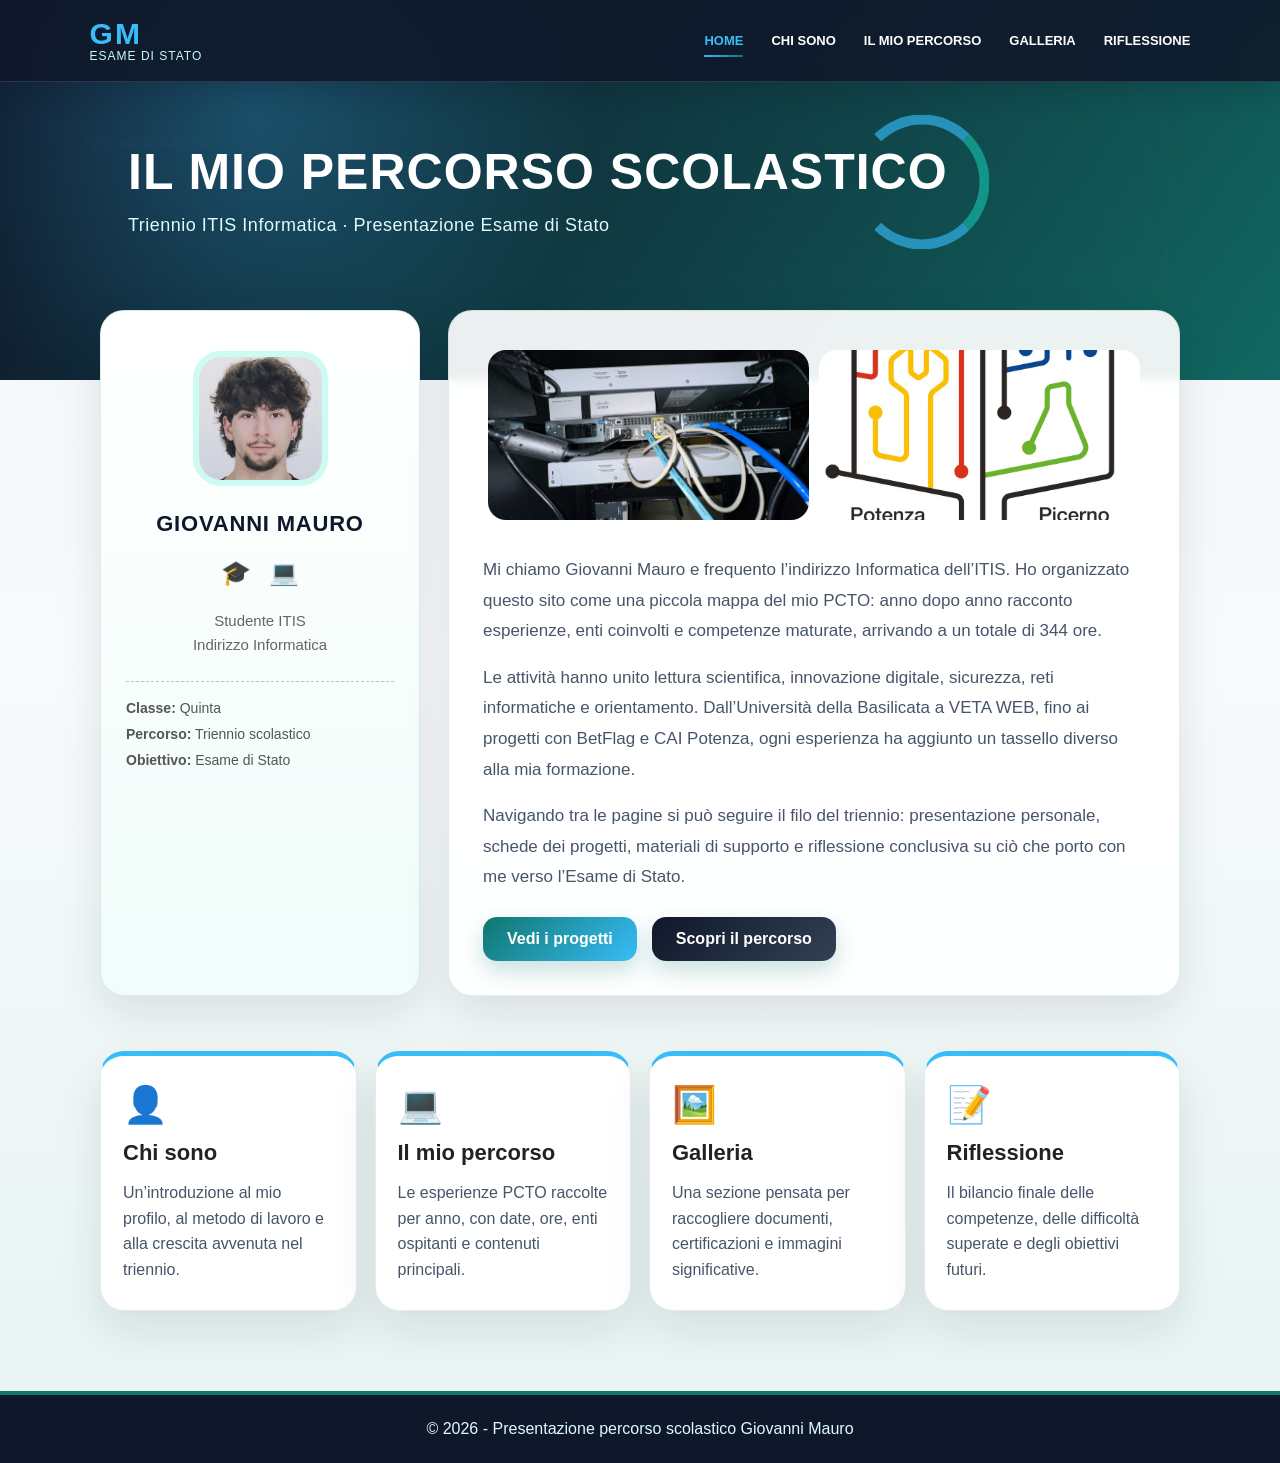
<file: index.html>
<!DOCTYPE html>
<html lang="it">
<head>
    <meta charset="UTF-8">
    <meta name="viewport" content="width=device-width, initial-scale=1.0">
    <title>Il mio percorso scolastico</title>
    <link rel="stylesheet" href="css/style.css">
</head>
<body>

<header class="header">
    <div class="logo">
        <span>GM</span>
        <small>Esame di Stato</small>
    </div>

    <nav class="navbar" id="navbar">
        <a href="index.html">Home</a>
        <a href="percorso.html">Chi sono</a>
        <a href="progetti.html">Il mio percorso</a>
        <a href="galleria.html">Galleria</a>
        <a href="contatti.html">Riflessione</a>
    </nav>

    <div class="menu-btn" id="menuBtn">☰</div>
</header>

<section class="hero-home">
    <div class="circle-animation"></div>

    <div class="hero-text">
        <h1>IL MIO PERCORSO SCOLASTICO</h1>
        <p>Triennio ITIS Informatica · Presentazione Esame di Stato</p>
    </div>
</section>

<main class="home-content">

    <section class="presentation-box reveal">

        <aside class="profile-side">
            <div class="profile-image">
                <img src="img/profilo.jpg" alt="Foto profilo" onerror="this.style.display='none'; this.parentElement.innerHTML='GM';">
            </div>

            <h2>GIOVANNI MAURO</h2>

            <div class="social-line">
                <span>🎓</span>
                <span>💻</span>
            </div>

            <p class="profile-description">
                Studente ITIS<br>
                Indirizzo Informatica
            </p>

            <div class="profile-details">
                <p><strong>Classe:</strong> Quinta</p>
                <p><strong>Percorso:</strong> Triennio scolastico</p>
                <p><strong>Obiettivo:</strong> Esame di Stato</p>
            </div>
        </aside>

        <article class="main-description">
            <div class="top-image-box">
                <div class="image-card">
                    <img src="img/progetto1.jpg" alt="Progetto scolastico" onerror="this.style.display='none';">
                </div>

                <div class="image-card">
                    <img src="img/progetto2.jpg" alt="Percorso scolastico" onerror="this.style.display='none';">
                </div>
            </div>

            <p>
                Mi chiamo Giovanni Mauro e frequento l’indirizzo Informatica dell’ITIS. Ho organizzato questo sito come una piccola mappa del mio PCTO: anno dopo anno racconto esperienze, enti coinvolti e competenze maturate, arrivando a un totale di 344 ore.
            </p>

            <p>
                Le attività hanno unito lettura scientifica, innovazione digitale, sicurezza, reti informatiche e orientamento. Dall’Università della Basilicata a VETA WEB, fino ai progetti con BetFlag e CAI Potenza, ogni esperienza ha aggiunto un tassello diverso alla mia formazione.
            </p>

            <p>
                Navigando tra le pagine si può seguire il filo del triennio: presentazione personale, schede dei progetti, materiali di supporto e riflessione conclusiva su ciò che porto con me verso l’Esame di Stato.
            </p>

            <div class="home-buttons">
                <a href="progetti.html">Vedi i progetti</a>
                <a href="percorso.html">Scopri il percorso</a>
            </div>
        </article>

    </section>

    <section class="home-sections reveal">

        <a href="percorso.html" class="section-card">
            <div class="section-icon">👤</div>
            <h3>Chi sono</h3>
            <p>Un’introduzione al mio profilo, al metodo di lavoro e alla crescita avvenuta nel triennio.</p>
        </a>

        <a href="progetti.html" class="section-card">
            <div class="section-icon">💻</div>
            <h3>Il mio percorso</h3>
            <p>Le esperienze PCTO raccolte per anno, con date, ore, enti ospitanti e contenuti principali.</p>
        </a>

        <a href="galleria.html" class="section-card">
            <div class="section-icon">🖼️</div>
            <h3>Galleria</h3>
            <p>Una sezione pensata per raccogliere documenti, certificazioni e immagini significative.</p>
        </a>

        <a href="contatti.html" class="section-card">
            <div class="section-icon">📝</div>
            <h3>Riflessione</h3>
            <p>Il bilancio finale delle competenze, delle difficoltà superate e degli obiettivi futuri.</p>
        </a>

    </section>

</main>

<footer>
    <p>© 2026 - Presentazione percorso scolastico Giovanni Mauro</p>
</footer>

<script src="js/main.js"></script>
</body>
</html>
</file>
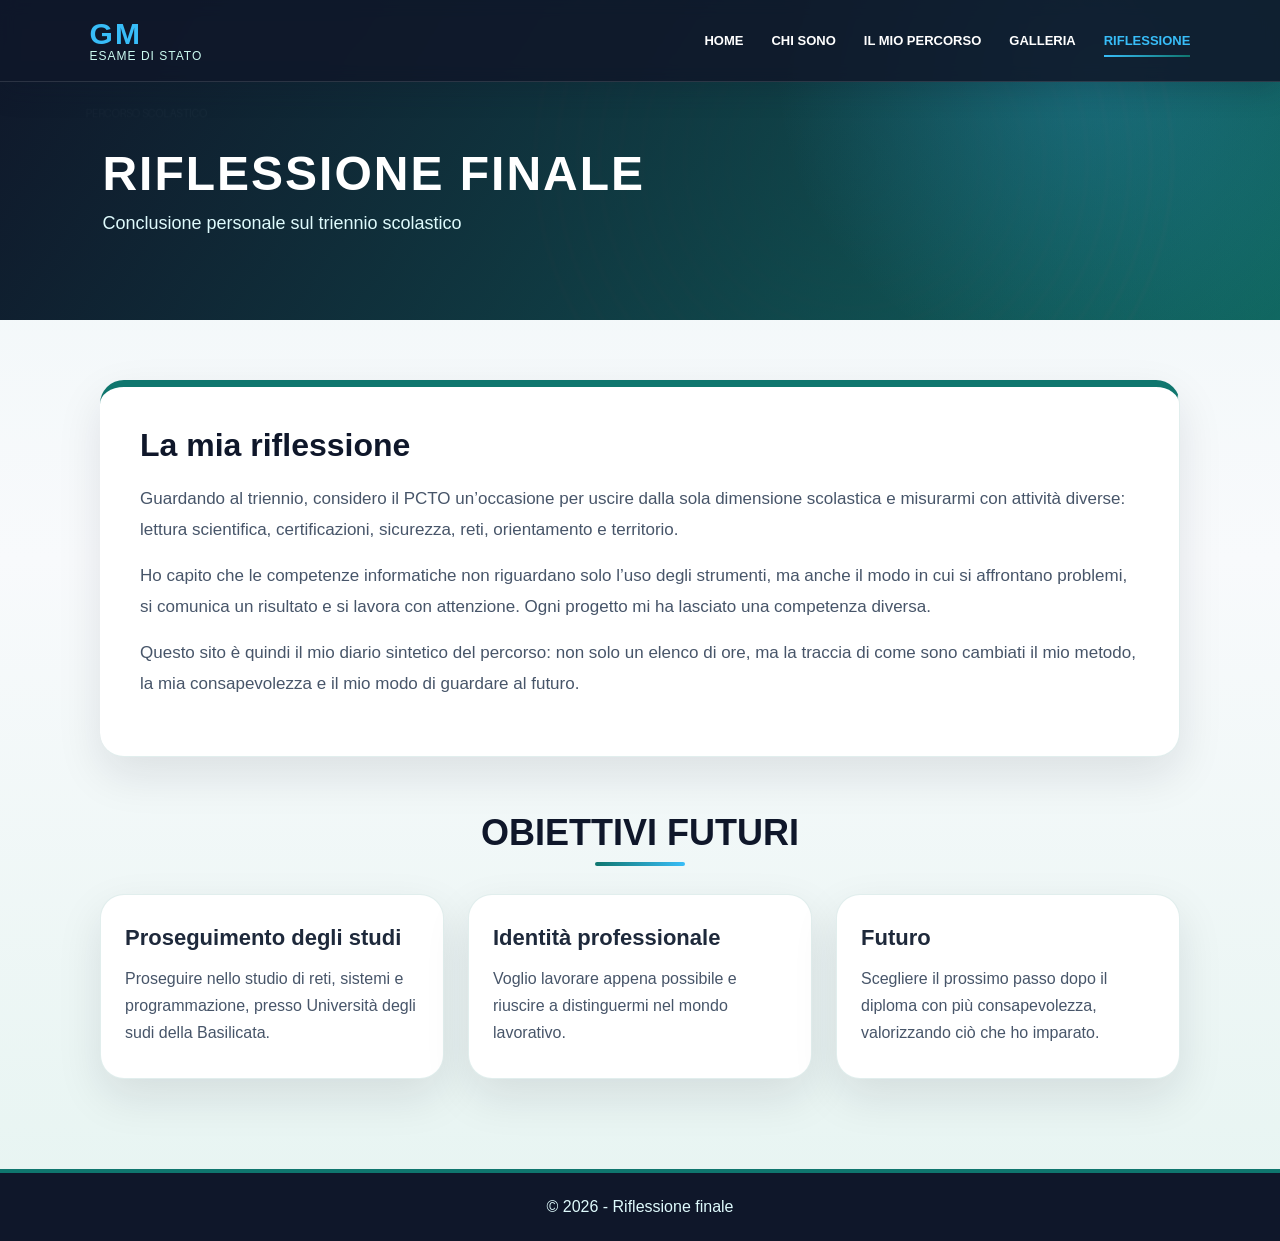
<file: contatti.html>
<!DOCTYPE html>
<html lang="it">
<head>
    <meta charset="UTF-8">
    <meta name="viewport" content="width=device-width, initial-scale=1.0">
    <title>Riflessione finale</title>
    <link rel="stylesheet" href="css/style.css">
</head>
<body>
<header class="header">
    <div class="logo"><span>GM</span><small>Esame di Stato</small></div>
    <nav class="navbar" id="navbar">
        <a href="index.html">Home</a>
        <a href="percorso.html">Chi sono</a>
        <a href="progetti.html">Il mio percorso</a>
        <a href="galleria.html">Galleria</a>
        <a href="contatti.html">Riflessione</a>
    </nav>
    <div class="menu-btn" id="menuBtn">☰</div>
</header>
<section class="page-hero"><div class="page-title"><h1>RIFLESSIONE FINALE</h1><p>Conclusione personale sul triennio scolastico</p></div></section>
<main class="page-content">
    <section class="text-panel reveal">
        <h2>La mia riflessione</h2>
        <p>Guardando al triennio, considero il PCTO un’occasione per uscire dalla sola dimensione scolastica e misurarmi con attività diverse: lettura scientifica, certificazioni, sicurezza, reti, orientamento e territorio.</p>
        <p>Ho capito che le competenze informatiche non riguardano solo l’uso degli strumenti, ma anche il modo in cui si affrontano problemi, si comunica un risultato e si lavora con attenzione. Ogni progetto mi ha lasciato una competenza diversa.</p>
        <p>Questo sito è quindi il mio diario sintetico del percorso: non solo un elenco di ore, ma la traccia di come sono cambiati il mio metodo, la mia consapevolezza e il mio modo di guardare al futuro.</p>
    </section>
    <section class="skills-section reveal">
        <h2 class="section-title">Obiettivi futuri</h2>
        <div class="skills-grid">
            <div class="skill-card"><h3>Proseguimento degli studi</h3><p>Proseguire nello studio di reti, sistemi e programmazione, presso Università degli sudi della Basilicata.</p></div>
            <div class="skill-card"><h3>Identità professionale</h3><p>Voglio lavorare appena possibile e riuscire a distinguermi nel mondo lavorativo.</p></div>
            <div class="skill-card"><h3>Futuro</h3><p>Scegliere il prossimo passo dopo il diploma con più consapevolezza, valorizzando ciò che ho imparato.</p></div>
        </div>
    </section>
</main>
<footer><p>© 2026 - Riflessione finale</p></footer>
<script src="js/main.js"></script>
</body>
</html>
</file>
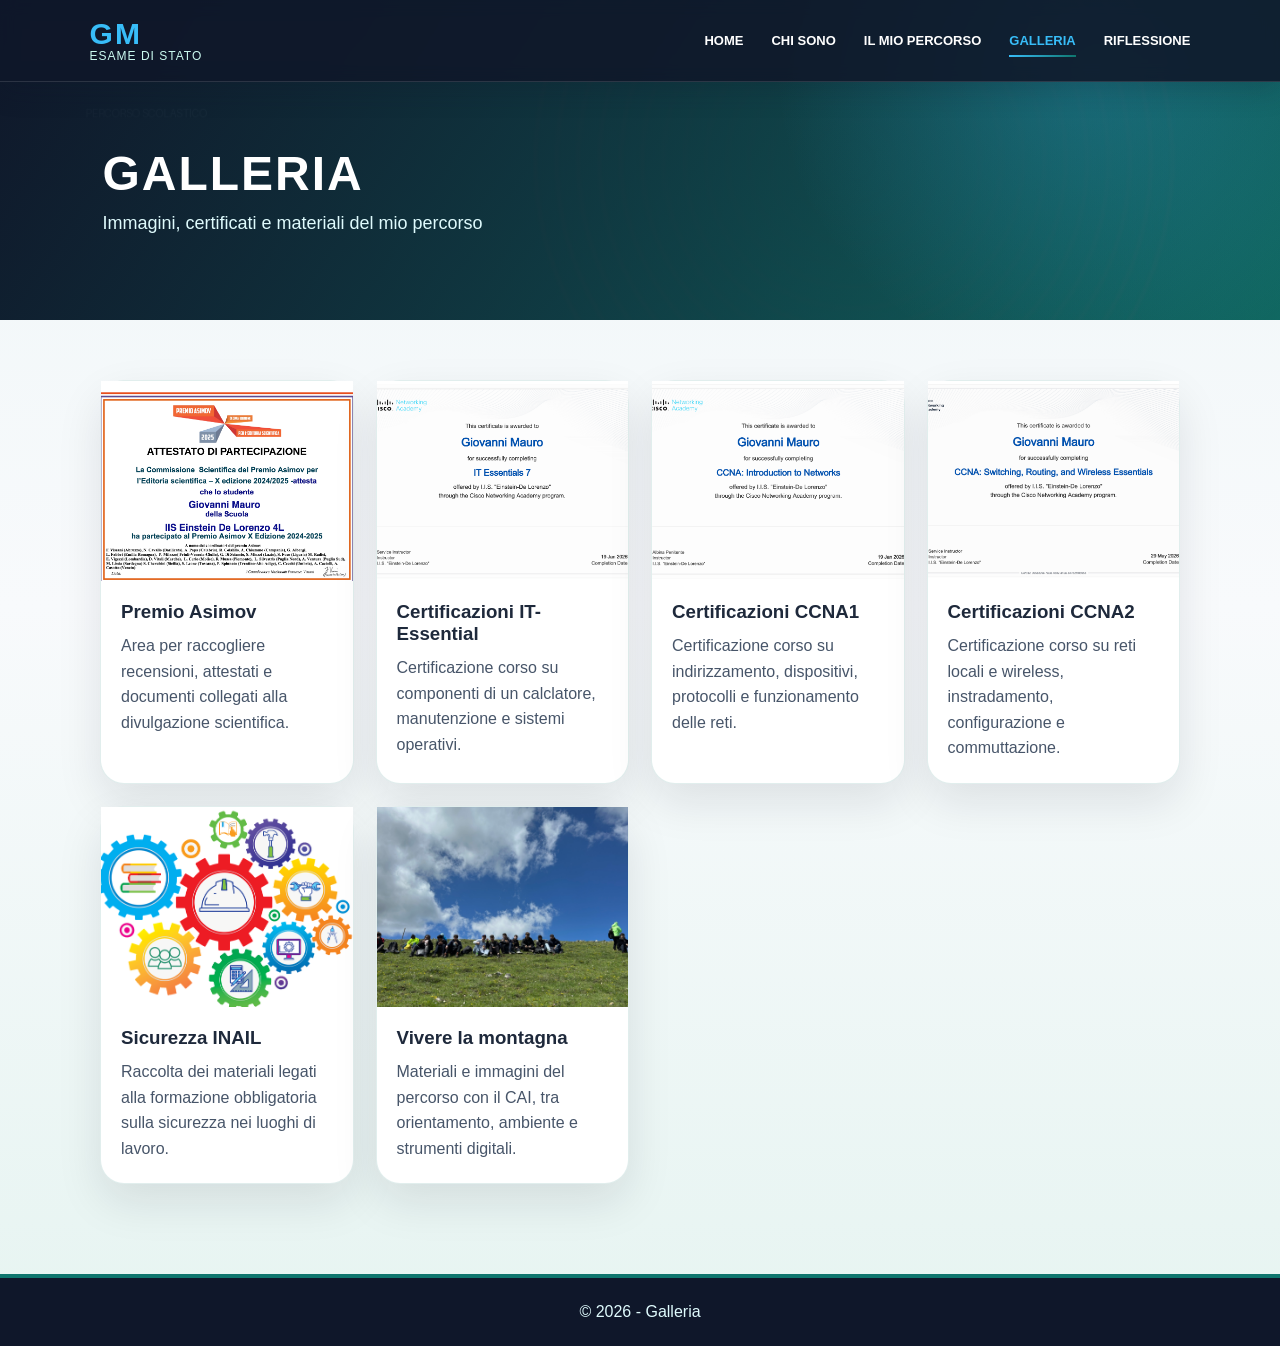
<file: galleria.html>
<!DOCTYPE html>
<html lang="it">
<head>
    <meta charset="UTF-8">
    <meta name="viewport" content="width=device-width, initial-scale=1.0">
    <title>Galleria</title>
    <link rel="stylesheet" href="css/style.css">
</head>
<body>
<header class="header">
    <div class="logo"><span>GM</span><small>Esame di Stato</small></div>
    <nav class="navbar" id="navbar">
        <a href="index.html">Home</a>
        <a href="percorso.html">Chi sono</a>
        <a href="progetti.html">Il mio percorso</a>
        <a href="galleria.html">Galleria</a>
        <a href="contatti.html">Riflessione</a>
    </nav>
    <div class="menu-btn" id="menuBtn">☰</div>
</header>
<section class="page-hero"><div class="page-title"><h1>GALLERIA</h1><p>Immagini, certificati e materiali del mio percorso</p></div></section>
<main class="page-content">
    <section class="gallery-grid reveal">
        <div class="gallery-card"><div class="gallery-image"><img src="img/premio-asimov.png" alt="Attestato Premio Asimov"></div><h3>Premio Asimov</h3><p>Area per raccogliere recensioni, attestati e documenti collegati alla divulgazione scientifica.</p></div>
        <div class="gallery-card"><div class="gallery-image"><img src="img/certificazione-it-essential.png" alt="Certificazione Cisco Networking Academy"></div><h3>Certificazioni IT-Essential</h3><p>Certificazione corso su componenti di un calclatore, manutenzione e sistemi operativi.</p></div>
        <div class="gallery-card"><div class="gallery-image"><img src="img/certificazioni-cisco.png" alt="Certificazione Cisco Networking Academy"></div><h3>Certificazioni CCNA1</h3><p>Certificazione corso su indirizzamento, dispositivi, protocolli e funzionamento delle reti.</p></div>
        <div class="gallery-card"><div class="gallery-image"><img src="img/certificazione-ccna2.png" alt="Certificazione Cisco Networking Academy"></div><h3>Certificazioni CCNA2</h3><p>Certificazione corso su reti locali e wireless, instradamento, configurazione e commuttazione.</p></div>
        <div class="gallery-card"><div class="gallery-image"><img src="img/sicurezza-inail.png" alt="Sicurezza INAIL"></div><h3>Sicurezza INAIL</h3><p>Raccolta dei materiali legati alla formazione obbligatoria sulla sicurezza nei luoghi di lavoro.</p></div>
        <div class="gallery-card"><div class="gallery-image"><img src="img/vivere-la-montagna.jpeg" alt="Vivere la montagna"></div><h3>Vivere la montagna</h3><p>Materiali e immagini del percorso con il CAI, tra orientamento, ambiente e strumenti digitali.</p></div>
    </section>
</main>
<footer><p>© 2026 - Galleria</p></footer>
<script src="js/main.js"></script>
</body>
</html>
</file>
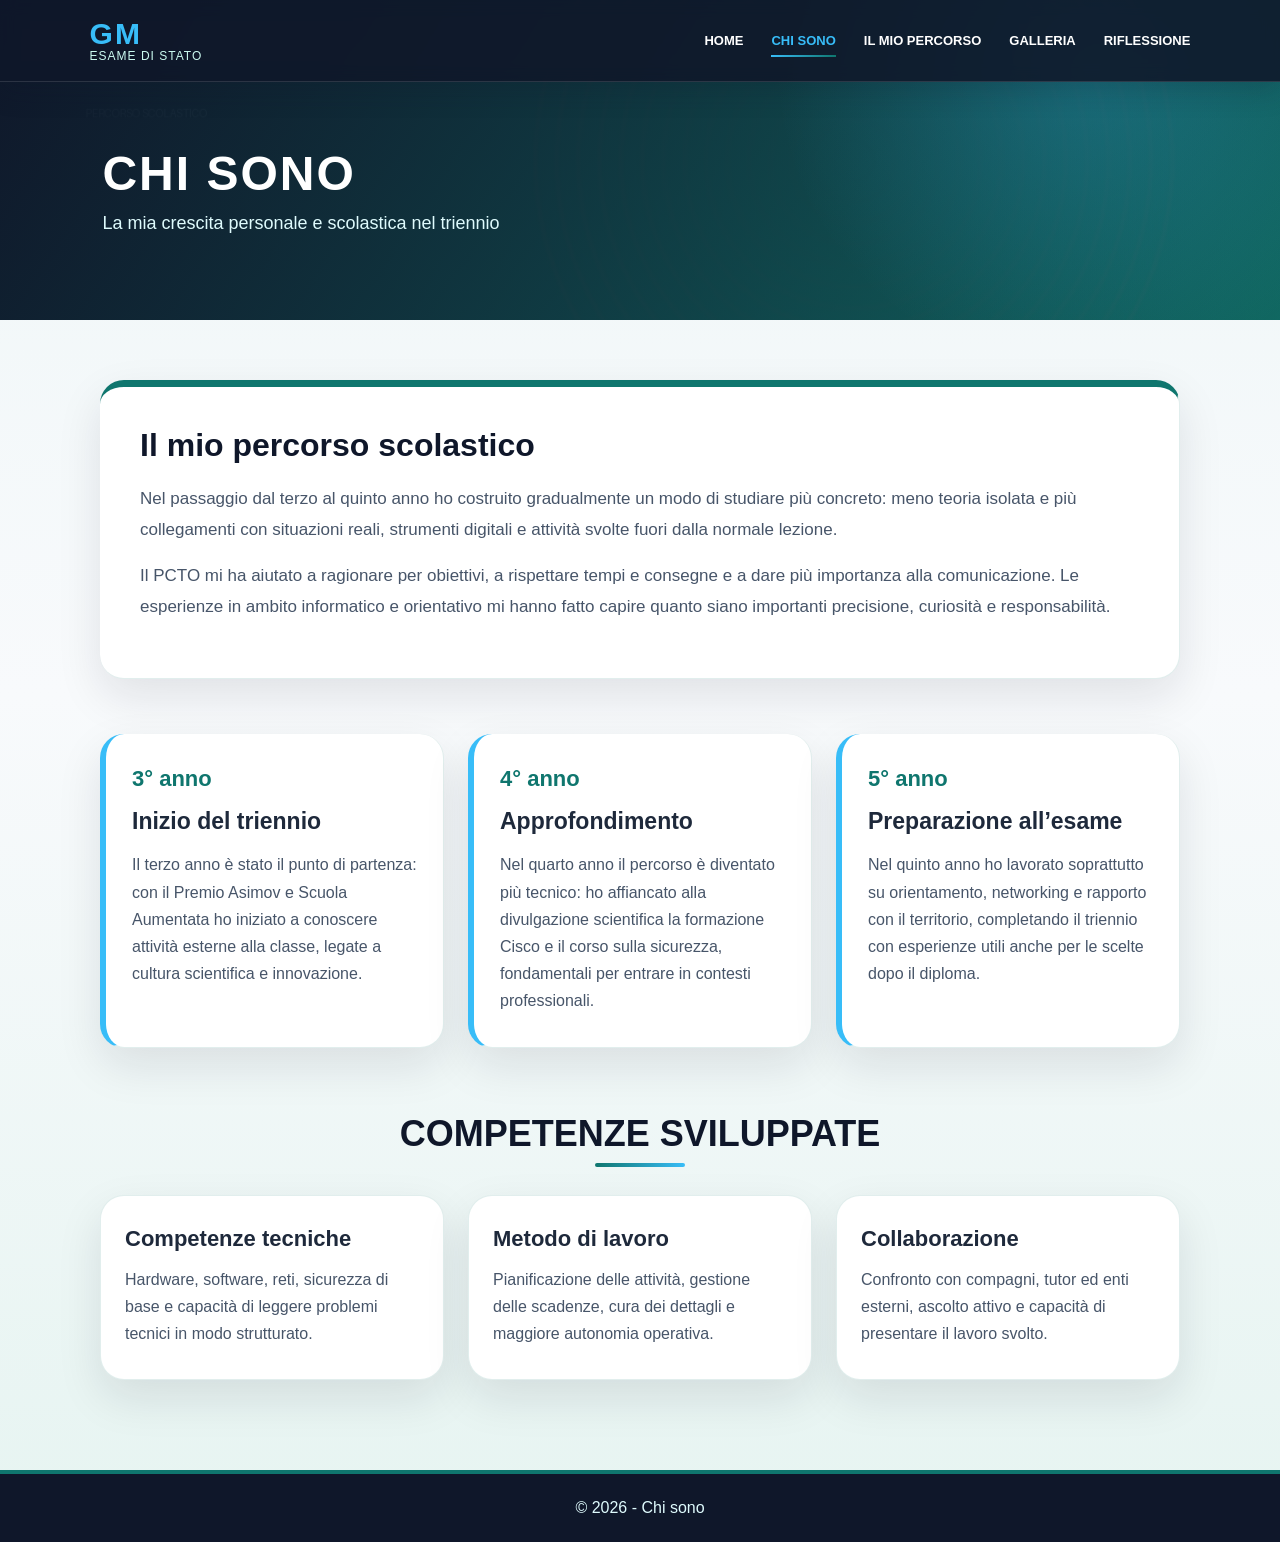
<file: percorso.html>
<!DOCTYPE html>
<html lang="it">
<head>
    <meta charset="UTF-8">
    <meta name="viewport" content="width=device-width, initial-scale=1.0">
    <title>Chi sono - Percorso scolastico</title>
    <link rel="stylesheet" href="css/style.css">
</head>
<body>
<header class="header">
    <div class="logo"><span>GM</span><small>Esame di Stato</small></div>
    <nav class="navbar" id="navbar">
        <a href="index.html">Home</a>
        <a href="percorso.html">Chi sono</a>
        <a href="progetti.html">Il mio percorso</a>
        <a href="galleria.html">Galleria</a>
        <a href="contatti.html">Riflessione</a>
    </nav>
    <div class="menu-btn" id="menuBtn">☰</div>
</header>

<section class="page-hero">
    <div class="page-title">
        <h1>CHI SONO</h1>
        <p>La mia crescita personale e scolastica nel triennio</p>
    </div>
</section>

<main class="page-content">
    <section class="text-panel reveal">
        <h2>Il mio percorso scolastico</h2>
        <p>Nel passaggio dal terzo al quinto anno ho costruito gradualmente un modo di studiare più concreto: meno teoria isolata e più collegamenti con situazioni reali, strumenti digitali e attività svolte fuori dalla normale lezione.</p>
        <p>Il PCTO mi ha aiutato a ragionare per obiettivi, a rispettare tempi e consegne e a dare più importanza alla comunicazione. Le esperienze in ambito informatico e orientativo mi hanno fatto capire quanto siano importanti precisione, curiosità e responsabilità.</p>
    </section>

    <section class="timeline reveal">
        <div class="timeline-item"><span>3° anno</span><h3>Inizio del triennio</h3><p>Il terzo anno è stato il punto di partenza: con il Premio Asimov e Scuola Aumentata ho iniziato a conoscere attività esterne alla classe, legate a cultura scientifica e innovazione.</p></div>
        <div class="timeline-item"><span>4° anno</span><h3>Approfondimento</h3><p>Nel quarto anno il percorso è diventato più tecnico: ho affiancato alla divulgazione scientifica la formazione Cisco e il corso sulla sicurezza, fondamentali per entrare in contesti professionali.</p></div>
        <div class="timeline-item"><span>5° anno</span><h3>Preparazione all’esame</h3><p>Nel quinto anno ho lavorato soprattutto su orientamento, networking e rapporto con il territorio, completando il triennio con esperienze utili anche per le scelte dopo il diploma.</p></div>
    </section>

    <section class="skills-section reveal">
        <h2 class="section-title">Competenze sviluppate</h2>
        <div class="skills-grid">
            <div class="skill-card"><h3>Competenze tecniche</h3><p>Hardware, software, reti, sicurezza di base e capacità di leggere problemi tecnici in modo strutturato.</p></div>
            <div class="skill-card"><h3>Metodo di lavoro</h3><p>Pianificazione delle attività, gestione delle scadenze, cura dei dettagli e maggiore autonomia operativa.</p></div>
            <div class="skill-card"><h3>Collaborazione</h3><p>Confronto con compagni, tutor ed enti esterni, ascolto attivo e capacità di presentare il lavoro svolto.</p></div>
        </div>
    </section>
</main>

<footer><p>© 2026 - Chi sono</p></footer>
<script src="js/main.js"></script>
</body>
</html>
</file>
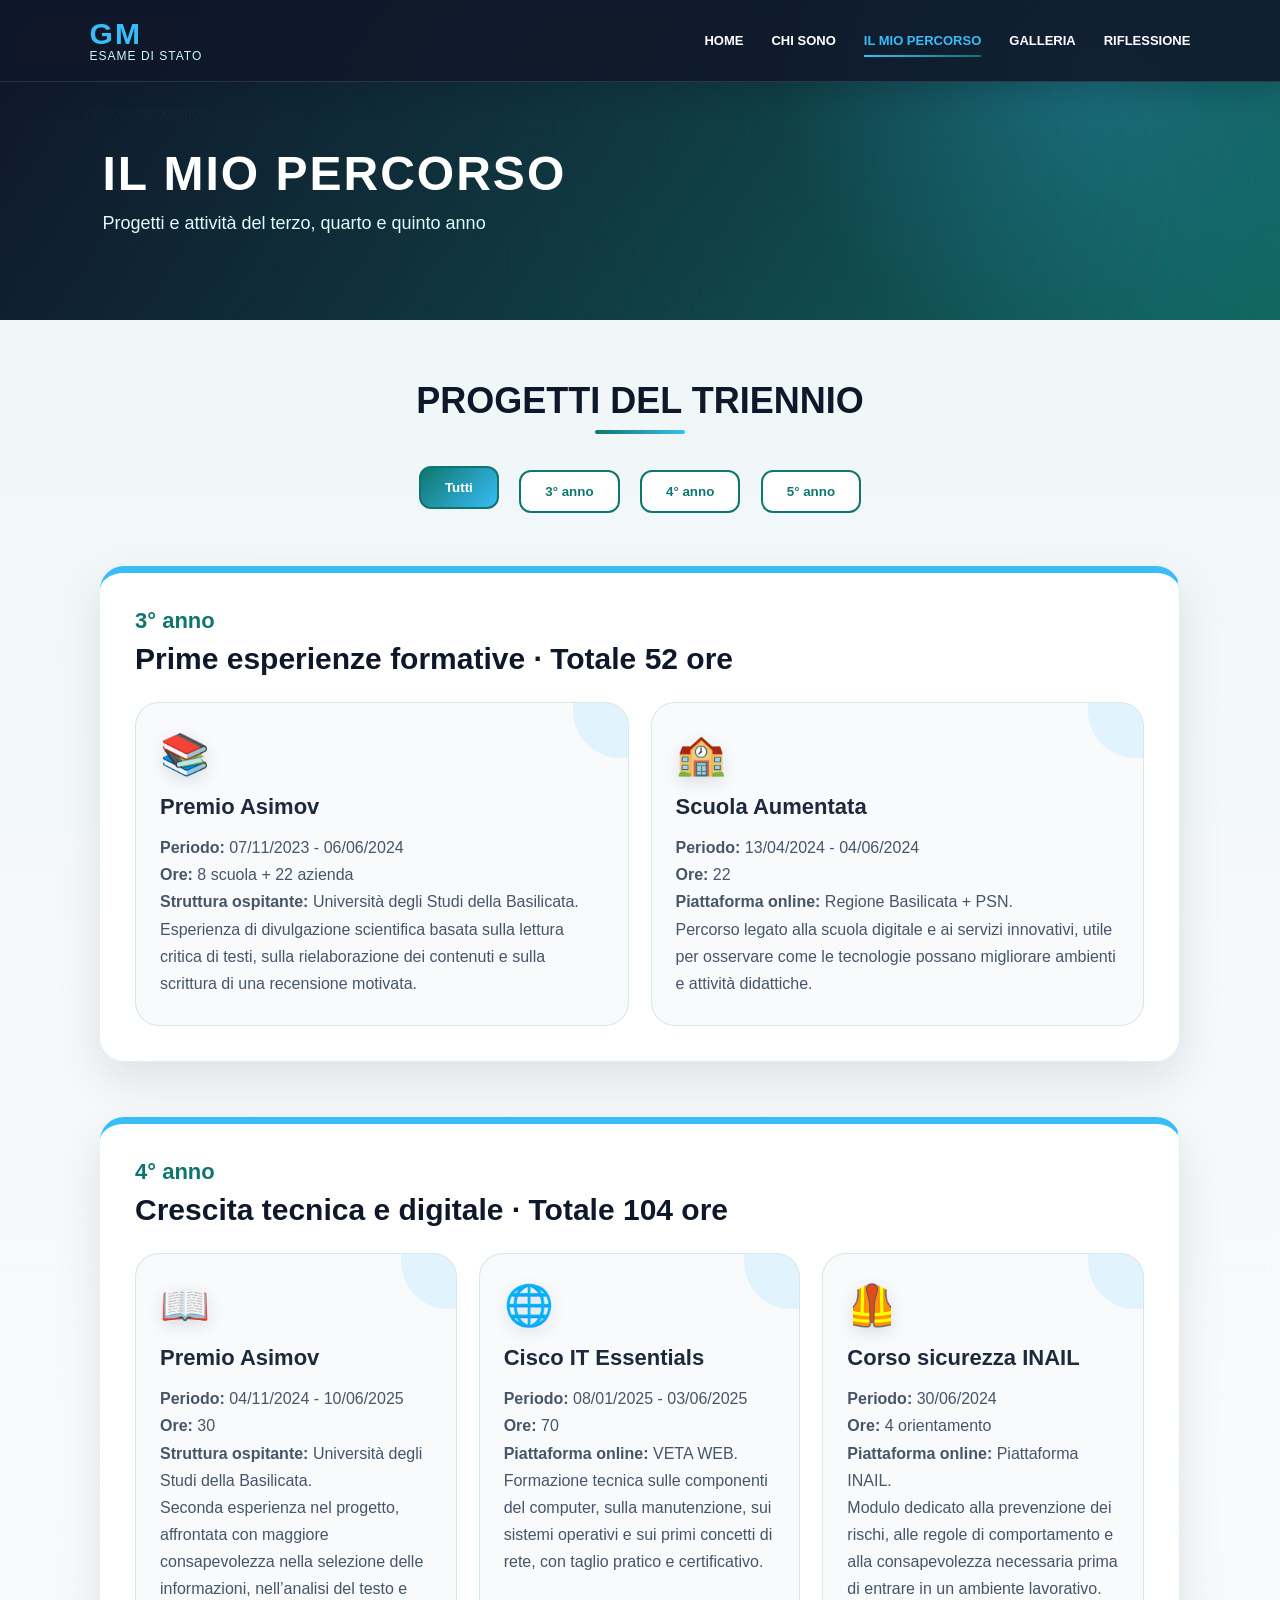
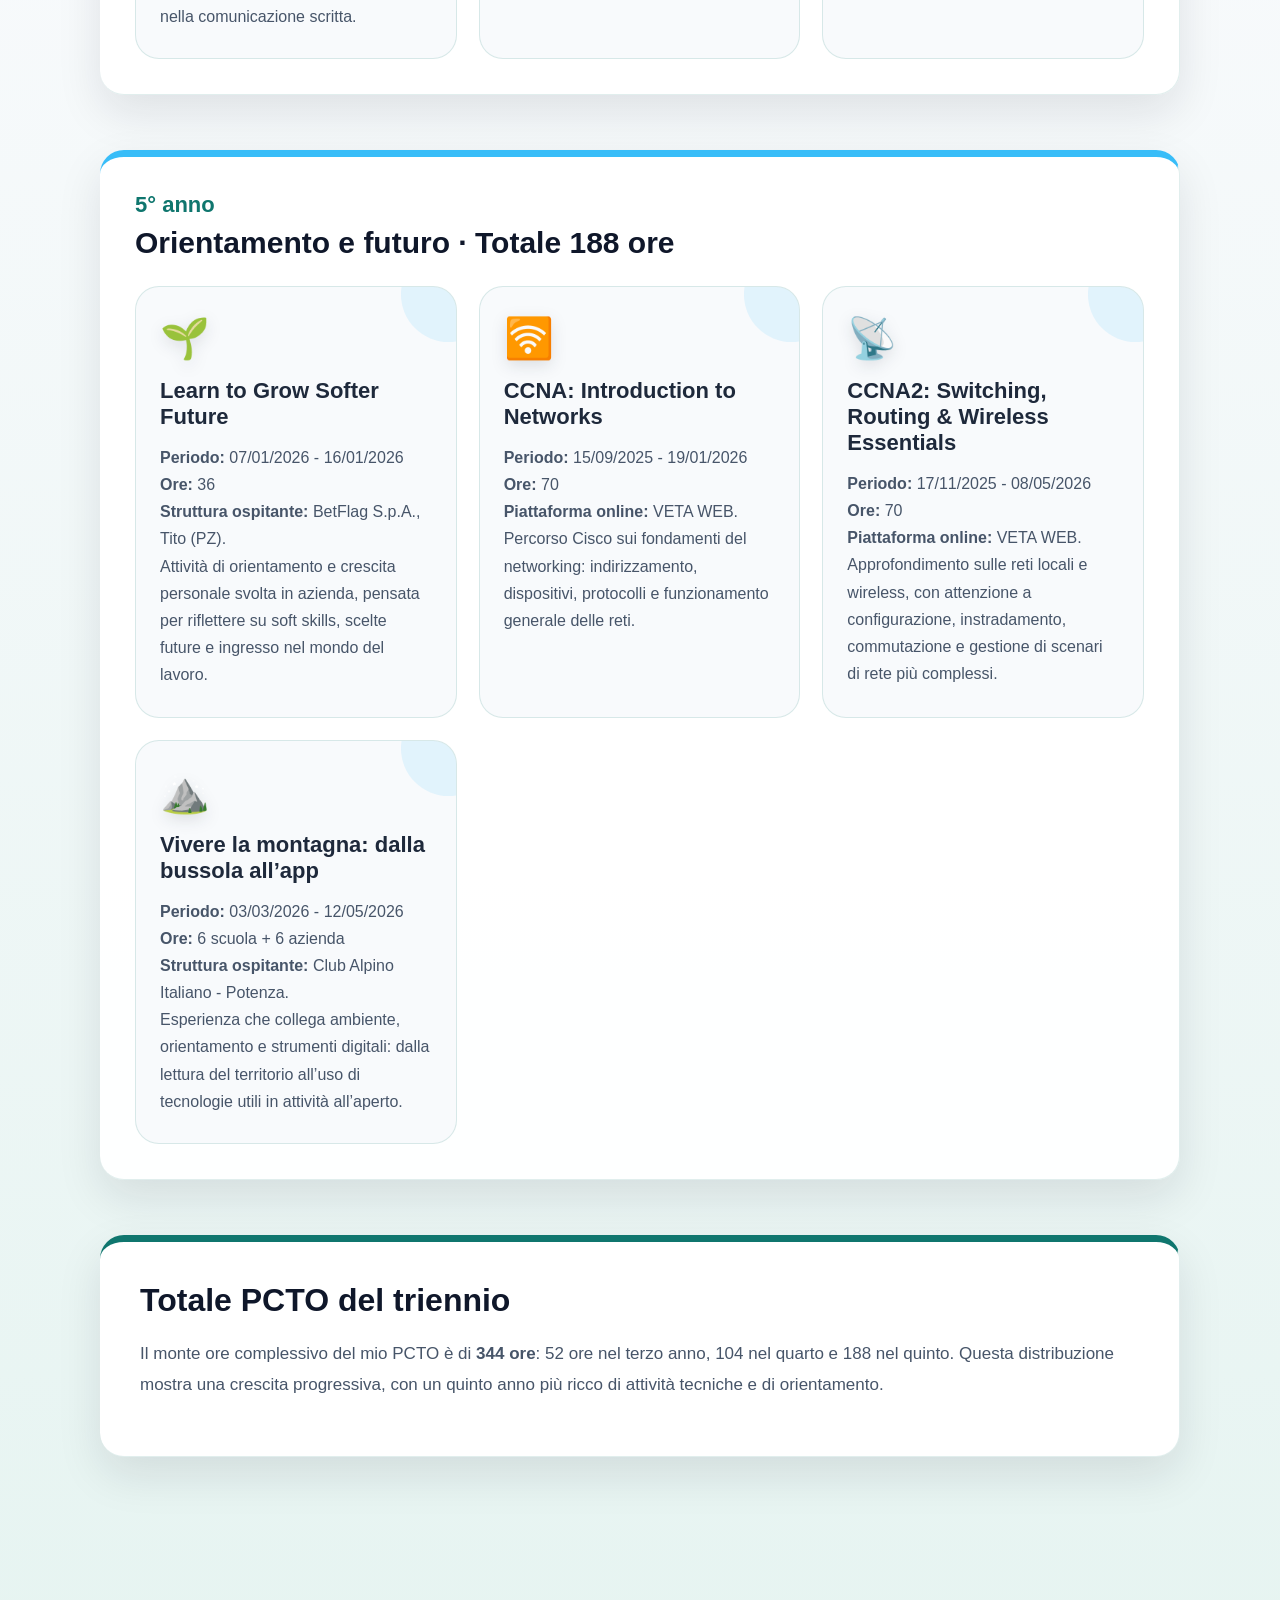
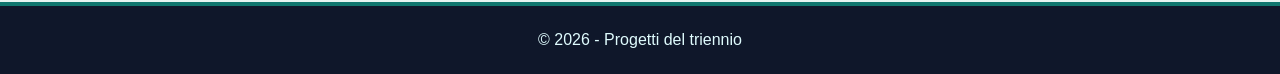
<file: progetti.html>
<!DOCTYPE html>
<html lang="it">
<head>
    <meta charset="UTF-8">
    <meta name="viewport" content="width=device-width, initial-scale=1.0">
    <title>Il mio percorso - Progetti</title>
    <link rel="stylesheet" href="css/style.css">
</head>
<body>
<header class="header">
    <div class="logo"><span>GM</span><small>Esame di Stato</small></div>
    <nav class="navbar" id="navbar">
        <a href="index.html">Home</a>
        <a href="percorso.html">Chi sono</a>
        <a href="progetti.html">Il mio percorso</a>
        <a href="galleria.html">Galleria</a>
        <a href="contatti.html">Riflessione</a>
    </nav>
    <div class="menu-btn" id="menuBtn">☰</div>
</header>

<section class="page-hero">
    <div class="page-title"><h1>IL MIO PERCORSO</h1><p>Progetti e attività del terzo, quarto e quinto anno</p></div>
</section>

<main class="page-content">
    <section class="filter-area reveal">
        <h2 class="section-title">Progetti del triennio</h2>
        <div class="filter-buttons">
            <button class="filter-btn active" data-filter="all">Tutti</button>
            <button class="filter-btn" data-filter="terzo">3° anno</button>
            <button class="filter-btn" data-filter="quarto">4° anno</button>
            <button class="filter-btn" data-filter="quinto">5° anno</button>
        </div>
    </section>

    <section class="year-section project-group terzo reveal">
        <div class="year-title"><span>3° anno</span><h2>Prime esperienze formative · Totale 52 ore</h2></div>
        <div class="project-grid two-projects">
            <div class="project-card" data-year="3° anno">
                <div class="project-icon">📚</div>
                <h3>Premio Asimov</h3>
                <p><strong>Periodo:</strong> 07/11/2023 - 06/06/2024<br>
                <strong>Ore:</strong> 8 scuola + 22 azienda<br>
                <strong>Struttura ospitante:</strong> Università degli Studi della Basilicata.</p>
                <p>Esperienza di divulgazione scientifica basata sulla lettura critica di testi, sulla rielaborazione dei contenuti e sulla scrittura di una recensione motivata.</p>
            </div>
            <div class="project-card" data-year="3° anno">
                <div class="project-icon">🏫</div>
                <h3>Scuola Aumentata</h3>
                <p><strong>Periodo:</strong> 13/04/2024 - 04/06/2024<br>
                <strong>Ore:</strong> 22<br>
                <strong>Piattaforma online:</strong> Regione Basilicata + PSN.</p>
                <p>Percorso legato alla scuola digitale e ai servizi innovativi, utile per osservare come le tecnologie possano migliorare ambienti e attività didattiche.</p>
            </div>
        </div>
    </section>

    <section class="year-section project-group quarto reveal">
        <div class="year-title"><span>4° anno</span><h2>Crescita tecnica e digitale · Totale 104 ore</h2></div>
        <div class="project-grid">
            <div class="project-card" data-year="4° anno">
                <div class="project-icon">📖</div>
                <h3>Premio Asimov</h3>
                <p><strong>Periodo:</strong> 04/11/2024 - 10/06/2025<br>
                <strong>Ore:</strong> 30<br>
                <strong>Struttura ospitante:</strong> Università degli Studi della Basilicata.</p>
                <p>Seconda esperienza nel progetto, affrontata con maggiore consapevolezza nella selezione delle informazioni, nell’analisi del testo e nella comunicazione scritta.</p>
            </div>
            <div class="project-card" data-year="4° anno">
                <div class="project-icon">🌐</div>
                <h3>Cisco IT Essentials</h3>
                <p><strong>Periodo:</strong> 08/01/2025 - 03/06/2025<br>
                <strong>Ore:</strong> 70<br>
                <strong>Piattaforma online:</strong> VETA WEB.</p>
                <p>Formazione tecnica sulle componenti del computer, sulla manutenzione, sui sistemi operativi e sui primi concetti di rete, con taglio pratico e certificativo.</p>
            </div>
            <div class="project-card" data-year="4° anno">
                <div class="project-icon">🦺</div>
                <h3>Corso sicurezza INAIL</h3>
                <p><strong>Periodo:</strong> 30/06/2024<br>
                <strong>Ore:</strong> 4 orientamento<br>
                <strong>Piattaforma online:</strong> Piattaforma INAIL.</p>
                <p>Modulo dedicato alla prevenzione dei rischi, alle regole di comportamento e alla consapevolezza necessaria prima di entrare in un ambiente lavorativo.</p>
            </div>
        </div>
    </section>

    <section class="year-section project-group quinto reveal">
        <div class="year-title"><span>5° anno</span><h2>Orientamento e futuro · Totale 188 ore</h2></div>
        <div class="project-grid">
            <div class="project-card" data-year="5° anno">
                <div class="project-icon">🌱</div>
                <h3>Learn to Grow Softer Future</h3>
                <p><strong>Periodo:</strong> 07/01/2026 - 16/01/2026<br>
                <strong>Ore:</strong> 36<br>
                <strong>Struttura ospitante:</strong> BetFlag S.p.A., Tito (PZ).</p>
                <p>Attività di orientamento e crescita personale svolta in azienda, pensata per riflettere su soft skills, scelte future e ingresso nel mondo del lavoro.</p>
            </div>
            <div class="project-card" data-year="5° anno">
                <div class="project-icon">🛜</div>
                <h3>CCNA: Introduction to Networks</h3>
                <p><strong>Periodo:</strong> 15/09/2025 - 19/01/2026<br>
                <strong>Ore:</strong> 70<br>
                <strong>Piattaforma online:</strong> VETA WEB.</p>
                <p>Percorso Cisco sui fondamenti del networking: indirizzamento, dispositivi, protocolli e funzionamento generale delle reti.</p>
            </div>
            <div class="project-card" data-year="5° anno">
                <div class="project-icon">📡</div>
                <h3>CCNA2: Switching, Routing & Wireless Essentials</h3>
                <p><strong>Periodo:</strong> 17/11/2025 - 08/05/2026<br>
                <strong>Ore:</strong> 70<br>
                <strong>Piattaforma online:</strong> VETA WEB.</p>
                <p>Approfondimento sulle reti locali e wireless, con attenzione a configurazione, instradamento, commutazione e gestione di scenari di rete più complessi.</p>
            </div>
            <div class="project-card" data-year="5° anno">
                <div class="project-icon">⛰️</div>
                <h3>Vivere la montagna: dalla bussola all’app</h3>
                <p><strong>Periodo:</strong> 03/03/2026 - 12/05/2026<br>
                <strong>Ore:</strong> 6 scuola + 6 azienda<br>
                <strong>Struttura ospitante:</strong> Club Alpino Italiano - Potenza.</p>
                <p>Esperienza che collega ambiente, orientamento e strumenti digitali: dalla lettura del territorio all’uso di tecnologie utili in attività all’aperto.</p>
            </div>
        </div>
    </section>

    <section class="text-panel reveal">
        <h2>Totale PCTO del triennio</h2>
        <p>Il monte ore complessivo del mio PCTO è di <strong>344 ore</strong>: 52 ore nel terzo anno, 104 nel quarto e 188 nel quinto. Questa distribuzione mostra una crescita progressiva, con un quinto anno più ricco di attività tecniche e di orientamento.</p>
    </section>
</main>

<footer><p>© 2026 - Progetti del triennio</p></footer>
<script src="js/main.js"></script>
<script src="js/progetti.js"></script>
</body>
</html>
</file>
<file: css/style.css>
*{margin:0;padding:0;box-sizing:border-box}html{scroll-behavior:smooth}body{font-family:Arial,Helvetica,sans-serif;background:#ededed;color:#222}a{text-decoration:none}.header{width:100%;height:75px;padding:0 7%;position:fixed;top:0;left:0;z-index:1000;background:rgba(10,10,10,.85);display:flex;justify-content:space-between;align-items:center;backdrop-filter:blur(8px);transition:.3s}.header.scrolled{height:64px;background:rgba(0,0,0,.96);box-shadow:0 5px 25px rgba(0,0,0,.4)}.logo{color:#fff;display:flex;flex-direction:column;line-height:1.1}.logo span{font-size:30px;font-weight:bold;color:#d62828}.logo small{font-size:12px;text-transform:uppercase;letter-spacing:1px}.navbar{display:flex;gap:28px}.navbar a{color:#fff;font-size:13px;font-weight:bold;text-transform:uppercase;position:relative;transition:.3s}.navbar a:hover,.navbar a.active{color:#d62828}.navbar a::after{content:"";width:0;height:3px;background:#d62828;position:absolute;left:0;bottom:-9px;transition:.3s}.navbar a:hover::after,.navbar a.active::after{width:100%}.menu-btn{display:none;color:#fff;font-size:30px;cursor:pointer}.hero-home{height:330px;width:100%;background:linear-gradient(rgba(0,0,0,.40),rgba(0,0,0,.70)),url("../img/sfondo.jpg");background-size:cover;background-position:center;position:relative;display:flex;align-items:center;padding-left:16%;overflow:hidden}.hero-home::before{content:"";position:absolute;inset:0;background:linear-gradient(120deg,rgba(10,10,10,.92),rgba(40,40,40,.55),rgba(10,10,10,.92));z-index:0}.hero-text{position:relative;z-index:3;color:#fff}.hero-text h1{font-size:52px;line-height:1.08;font-weight:900;text-transform:uppercase;max-width:850px}.hero-text p{margin-top:16px;color:#f1f1f1;font-size:18px;letter-spacing:.5px}.circle-animation{position:absolute;z-index:2;width:165px;height:165px;border-radius:50%;border:16px dashed #d62828;left:50%;top:48%;transform:translate(-50%,-50%);animation:rotateCircle 10s linear infinite;opacity:.95}.home-content{max-width:1120px;margin:0 auto;padding:0 20px 80px}.presentation-box{display:grid;grid-template-columns:280px 1fr;gap:40px;margin-top:-55px;position:relative;z-index:10}.profile-side{background:#fff;padding:40px 25px;text-align:center;min-height:470px;box-shadow:0 18px 40px rgba(0,0,0,.12);transition:.35s}.profile-side:hover{transform:translateY(-10px);box-shadow:0 25px 55px rgba(214,40,40,.22)}.profile-image{width:135px;height:135px;border-radius:50%;margin:0 auto 25px;background:linear-gradient(135deg,#d62828,#111);color:#fff;display:flex;justify-content:center;align-items:center;font-size:42px;font-weight:bold;border:5px solid #e0e0e0;overflow:hidden}.profile-image img{width:100%;height:100%;object-fit:cover}.profile-side h2{font-size:22px;margin-bottom:22px}.social-line{display:flex;justify-content:center;gap:18px;font-size:24px;margin-bottom:22px}.profile-description{color:#666;font-size:15px;line-height:1.6}.profile-details{margin-top:24px;padding-top:18px;border-top:1px solid #ddd;text-align:left}.profile-details p{margin-bottom:10px;color:#555;font-size:14px}.main-description{background:#fff;padding:34px;box-shadow:0 18px 40px rgba(0,0,0,.12);transition:.35s}.main-description:hover{transform:translateY(-8px);box-shadow:0 25px 55px rgba(0,0,0,.16)}.top-image-box{display:grid;grid-template-columns:1fr 1fr;margin-bottom:30px}.image-card{height:170px;background:linear-gradient(135deg,#222,#555);display:flex;align-items:center;justify-content:center;color:#fff;position:relative;overflow:hidden;text-align:center}.image-card img{width:100%;height:100%;object-fit:cover}.image-card span{position:absolute;background:rgba(0,0,0,.55);padding:8px 14px;border-radius:20px;font-size:14px}.main-description p{font-size:17px;line-height:1.8;color:#444;margin-bottom:16px}.home-buttons{display:flex;gap:15px;margin-top:24px;flex-wrap:wrap}.home-buttons a{padding:13px 24px;background:#d62828;color:#fff;border-radius:25px;font-weight:bold;transition:.3s}.home-buttons a:nth-child(2){background:#111}.home-buttons a:hover{transform:translateY(-4px);box-shadow:0 12px 25px rgba(214,40,40,.3)}.home-sections{margin-top:55px;display:grid;grid-template-columns:repeat(4,1fr);gap:22px}.section-card{background:#fff;padding:28px 22px;min-height:220px;color:#222;box-shadow:0 15px 35px rgba(0,0,0,.12);transition:.35s;position:relative;overflow:hidden}.section-card::before{content:"";position:absolute;inset:0;background:linear-gradient(135deg,#d62828,#111);transform:translateY(-100%);transition:.35s;z-index:0}.section-card:hover::before{transform:translateY(0)}.section-card *{position:relative;z-index:1}.section-icon{font-size:36px;margin-bottom:14px}.section-card h3{font-size:22px;margin-bottom:14px}.section-card p{line-height:1.6;color:#555}.section-card:hover{transform:translateY(-10px);box-shadow:0 24px 50px rgba(214,40,40,.28)}.section-card:hover h3,.section-card:hover p{color:#fff}.page-hero{min-height:300px;background:linear-gradient(rgba(0,0,0,.55),rgba(0,0,0,.78)),url("../img/sfondo.jpg");background-size:cover;background-position:center;display:flex;align-items:center;padding:120px 8% 60px;position:relative}.page-hero::before{content:"";position:absolute;inset:0;background:linear-gradient(120deg,rgba(10,10,10,.95),rgba(40,40,40,.6))}.page-title{color:#fff;position:relative;z-index:2}.page-title h1{font-size:48px;text-transform:uppercase}.page-title p{margin-top:12px;font-size:18px;color:#f1f1f1}.page-content{max-width:1120px;margin:0 auto;padding:60px 20px 90px}.text-panel{background:#fff;padding:40px;box-shadow:0 18px 40px rgba(0,0,0,.12);border-left:7px solid #d62828;margin-bottom:55px;transition:.35s}.text-panel:hover{transform:translateY(-8px);box-shadow:0 25px 55px rgba(214,40,40,.18)}.text-panel h2{font-size:32px;margin-bottom:20px}.text-panel p{font-size:17px;line-height:1.8;color:#444;margin-bottom:16px}.section-title{text-align:center;font-size:36px;text-transform:uppercase;margin-bottom:40px;position:relative}.section-title::after{content:"";width:90px;height:4px;background:#d62828;position:absolute;left:50%;transform:translateX(-50%);bottom:-12px}.timeline{display:grid;grid-template-columns:repeat(3,1fr);gap:24px;margin-bottom:65px}.timeline-item{background:#fff;padding:32px 26px;min-height:250px;box-shadow:0 15px 35px rgba(0,0,0,.12);border-top:6px solid #d62828;transition:.35s}.timeline-item:hover{background:linear-gradient(135deg,#d62828,#111);color:#fff;transform:translateY(-10px);box-shadow:0 25px 55px rgba(214,40,40,.28)}.timeline-item span{color:#d62828;font-size:22px;font-weight:bold}.timeline-item:hover span,.timeline-item:hover p{color:#fff}.timeline-item h3{margin:16px 0;font-size:23px}.timeline-item p{line-height:1.7;color:#555}.skills-grid{display:grid;grid-template-columns:repeat(3,1fr);gap:24px}.skill-card{background:#fff;padding:30px 24px;min-height:185px;box-shadow:0 15px 35px rgba(0,0,0,.12);transition:.35s}.skill-card:hover{background:linear-gradient(135deg,#d62828,#111);color:#fff;transform:translateY(-10px);box-shadow:0 25px 55px rgba(214,40,40,.28)}.skill-card h3{font-size:22px;margin-bottom:14px}.skill-card p{color:#555;line-height:1.7}.skill-card:hover p{color:#fff}.filter-area{margin-bottom:45px}.filter-buttons{text-align:center;margin-bottom:35px}.filter-btn{padding:12px 24px;margin:8px;border:2px solid #d62828;background:#fff;color:#d62828;border-radius:30px;font-weight:bold;cursor:pointer;transition:.3s}.filter-btn:hover,.filter-btn.active{background:#d62828;color:#fff;transform:translateY(-4px)}.year-section{margin-bottom:55px;background:#fff;padding:35px;box-shadow:0 18px 40px rgba(0,0,0,.12);border-left:7px solid #d62828;transition:.35s}.year-section:hover{transform:translateY(-5px);box-shadow:0 25px 55px rgba(214,40,40,.18)}.year-title{margin-bottom:26px}.year-title span{color:#d62828;font-size:22px;font-weight:bold}.year-title h2{font-size:30px;margin-top:8px}.project-grid{display:grid;grid-template-columns:repeat(3,1fr);gap:22px}.project-grid.two-projects{grid-template-columns:repeat(2,1fr)}.project-card{background:#f7f7f7;padding:28px 24px;min-height:255px;transition:.35s;cursor:pointer;border:1px solid #e2e2e2}.project-card:hover{background:linear-gradient(135deg,#d62828,#111);color:#fff;transform:translateY(-10px);box-shadow:0 25px 55px rgba(214,40,40,.28)}.project-card:hover p{color:#fff}.project-icon{font-size:40px;margin-bottom:16px}.project-card h3{font-size:22px;margin-bottom:14px}.project-card p{line-height:1.7;color:#555}.gallery-grid{display:grid;grid-template-columns:repeat(4,1fr);gap:22px}.gallery-card{background:#fff;box-shadow:0 15px 35px rgba(0,0,0,.12);transition:.35s}.gallery-card:hover{transform:translateY(-10px);box-shadow:0 25px 55px rgba(214,40,40,.28)}.gallery-image{height:200px;background:linear-gradient(135deg,#111,#d62828);color:#fff;display:flex;justify-content:center;align-items:center;font-weight:bold}.gallery-card h3{padding:20px 20px 10px}.gallery-card p{padding:0 20px 22px;line-height:1.6;color:#555}.modal-overlay{position:fixed;inset:0;background:rgba(0,0,0,.78);display:flex;justify-content:center;align-items:center;z-index:3000;padding:25px}.modal-box{background:#fff;width:100%;max-width:650px;padding:40px;position:relative;animation:modalZoom .3s ease}.modal-close{position:absolute;right:18px;top:15px;width:35px;height:35px;border:none;border-radius:50%;background:#d62828;color:#fff;font-size:24px;cursor:pointer}.modal-year{display:inline-block;background:#d62828;color:#fff;padding:8px 18px;border-radius:20px;margin-bottom:18px;font-weight:bold}.modal-box h2{font-size:30px;margin-bottom:16px}.modal-box p{line-height:1.8;color:#444}.modal-extra{margin-top:24px;background:#f2f2f2;padding:20px;border-left:5px solid #d62828}.modal-extra ul{margin-left:20px;margin-top:12px}.modal-extra li{margin-bottom:8px}.reveal{opacity:1;transform:none}.js-enabled .reveal{opacity:0;transform:translateY(40px);transition:.7s ease}.js-enabled .reveal.active{opacity:1;transform:translateY(0)}footer{background:#050505;color:#ccc;text-align:center;padding:25px}@keyframes rotateCircle{from{transform:translate(-50%,-50%) rotate(0)}to{transform:translate(-50%,-50%) rotate(360deg)}}@keyframes modalZoom{from{opacity:0;transform:scale(.85)}to{opacity:1;transform:scale(1)}}@media screen and (max-width:950px){.menu-btn{display:block}.navbar{position:absolute;top:75px;right:-100%;width:260px;height:calc(100vh - 75px);background:#111;flex-direction:column;padding:40px;transition:.4s}.navbar.active{right:0}.presentation-box{grid-template-columns:1fr;margin-top:-35px}.home-sections,.gallery-grid{grid-template-columns:repeat(2,1fr)}.timeline,.skills-grid,.project-grid,.project-grid.two-projects{grid-template-columns:1fr}.hero-home{padding-left:7%;height:300px}.hero-text h1,.page-title h1{font-size:40px}.circle-animation{display:none}}@media screen and (max-width:600px){.hero-home{height:280px}.hero-text h1,.page-title h1{font-size:30px}.hero-text p,.page-title p{font-size:15px}.top-image-box{grid-template-columns:1fr}.home-sections,.gallery-grid{grid-template-columns:1fr}.main-description,.text-panel,.year-section{padding:25px}}

/* Restyling versione Giovanni Mauro: palette blu/teal, schede arrotondate e look più moderno */
:root{--primary:#0f766e;--secondary:#0f172a;--accent:#38bdf8;--paper:#ffffff;--soft:#eef6f7;--text:#1e293b}
body{font-family:'Segoe UI',Tahoma,Geneva,Verdana,sans-serif;background:linear-gradient(180deg,#eef6f7 0%,#f8fafc 45%,#e6f4f1 100%);color:var(--text)}
.header{height:82px;background:rgba(15,23,42,.88);border-bottom:1px solid rgba(255,255,255,.12);box-shadow:0 8px 28px rgba(15,23,42,.22)}
.header.scrolled{height:68px;background:rgba(15,23,42,.97);box-shadow:0 10px 35px rgba(15,118,110,.25)}
.logo span{color:var(--accent);letter-spacing:2px}.logo small{color:#ccfbf1}.navbar a:hover,.navbar a.active{color:var(--accent)}.navbar a::after{background:linear-gradient(90deg,var(--accent),var(--primary));height:2px}.menu-btn{color:#ccfbf1}
.hero-home{height:380px;padding-left:10%;background:linear-gradient(135deg,rgba(15,23,42,.88),rgba(15,118,110,.65)),url("../img/sfondo.jpg");background-size:cover;background-position:center}.hero-home::before{background:radial-gradient(circle at 20% 30%,rgba(56,189,248,.28),transparent 32%),linear-gradient(120deg,rgba(15,23,42,.86),rgba(15,118,110,.56))}.hero-text h1{font-size:50px;letter-spacing:1px}.hero-text p{color:#dffbfd}.circle-animation{border:10px solid rgba(56,189,248,.85);border-left-color:transparent;border-right-color:rgba(20,184,166,.9);width:135px;height:135px;left:72%;opacity:.75}
.presentation-box{grid-template-columns:320px 1fr;gap:28px;margin-top:-70px}.profile-side,.main-description,.section-card,.text-panel,.timeline-item,.skill-card,.year-section,.project-card,.gallery-card,.modal-box{border-radius:24px}.profile-side,.main-description,.section-card,.text-panel,.timeline-item,.skill-card,.year-section,.gallery-card{box-shadow:0 18px 45px rgba(15,23,42,.10);border:1px solid rgba(15,118,110,.12)}.profile-side{background:linear-gradient(180deg,#fff,#f0fdfa);min-height:500px}.profile-side:hover,.main-description:hover,.text-panel:hover,.year-section:hover,.gallery-card:hover{box-shadow:0 28px 65px rgba(15,118,110,.20);transform:translateY(-7px)}.profile-image{border-radius:28px;background:linear-gradient(135deg,var(--primary),var(--accent));border:6px solid #ccfbf1}.profile-side h2{color:var(--secondary);letter-spacing:.8px}.profile-details{border-top:1px dashed rgba(15,118,110,.35)}.main-description{background:rgba(255,255,255,.92);backdrop-filter:blur(4px)}.image-card{border-radius:18px;background:linear-gradient(135deg,var(--secondary),var(--primary));margin:5px}.image-card span{background:rgba(15,23,42,.65);border:1px solid rgba(255,255,255,.2)}.main-description p,.text-panel p,.section-card p,.timeline-item p,.skill-card p,.project-card p,.gallery-card p{color:#475569}.home-buttons a{background:linear-gradient(135deg,var(--primary),var(--accent));border-radius:14px;box-shadow:0 10px 22px rgba(15,118,110,.22)}.home-buttons a:nth-child(2){background:linear-gradient(135deg,var(--secondary),#334155)}.home-buttons a:hover{box-shadow:0 16px 30px rgba(56,189,248,.25)}
.home-sections{gap:18px}.section-card{background:#fff;min-height:230px;border-top:5px solid var(--accent)}.section-card::before{background:linear-gradient(135deg,var(--secondary),var(--primary));transform:scaleX(0);transform-origin:left}.section-card:hover::before{transform:scaleX(1)}.section-card:hover{box-shadow:0 24px 55px rgba(15,118,110,.25)}
.page-hero{min-height:320px;background:linear-gradient(135deg,rgba(15,23,42,.88),rgba(15,118,110,.68)),url("../img/sfondo.jpg");background-size:cover;background-position:center}.page-hero::before{background:radial-gradient(circle at 85% 20%,rgba(56,189,248,.24),transparent 28%),linear-gradient(120deg,rgba(15,23,42,.88),rgba(15,118,110,.52))}.page-title h1{letter-spacing:2px}.page-title p{color:#dffbfd}.text-panel{border-left:0;border-top:7px solid var(--primary);background:#fff}.text-panel h2,.section-title,.year-title h2{color:var(--secondary)}.section-title::after{background:linear-gradient(90deg,var(--primary),var(--accent));border-radius:20px}.timeline-item{border-top:0;border-left:6px solid var(--accent);background:#fff}.timeline-item span,.year-title span{color:var(--primary)}.timeline-item:hover,.skill-card:hover,.project-card:hover{background:linear-gradient(135deg,var(--secondary),var(--primary));box-shadow:0 24px 55px rgba(15,118,110,.26)}.timeline-item:hover span{color:#a7f3d0}.filter-btn{border:2px solid var(--primary);color:var(--primary);background:#fff;border-radius:12px}.filter-btn:hover,.filter-btn.active{background:linear-gradient(135deg,var(--primary),var(--accent));color:#fff}.year-section{border-left:0;border-top:7px solid var(--accent);background:rgba(255,255,255,.95)}.project-card{background:#f8fafc;border:1px solid rgba(15,118,110,.14);position:relative;overflow:hidden}.project-card::after{content:"";position:absolute;right:-40px;top:-40px;width:95px;height:95px;background:rgba(56,189,248,.12);border-radius:50%}.project-icon{filter:drop-shadow(0 5px 8px rgba(15,23,42,.12))}.gallery-image{background:linear-gradient(135deg,var(--primary),var(--accent));border-radius:24px 24px 0 0}.modal-close,.modal-year{background:linear-gradient(135deg,var(--primary),var(--accent))}.modal-extra{background:#ecfeff;border-left:5px solid var(--primary)}footer{background:var(--secondary);color:#dffbfd;border-top:4px solid var(--primary)}
@media screen and (max-width:950px){.navbar{background:rgba(15,23,42,.98)}.presentation-box{grid-template-columns:1fr}.circle-animation{display:none}.hero-home{padding-left:7%;height:320px}}

.gallery-image img{width:100%;height:100%;object-fit:cover;display:block}
</file>
